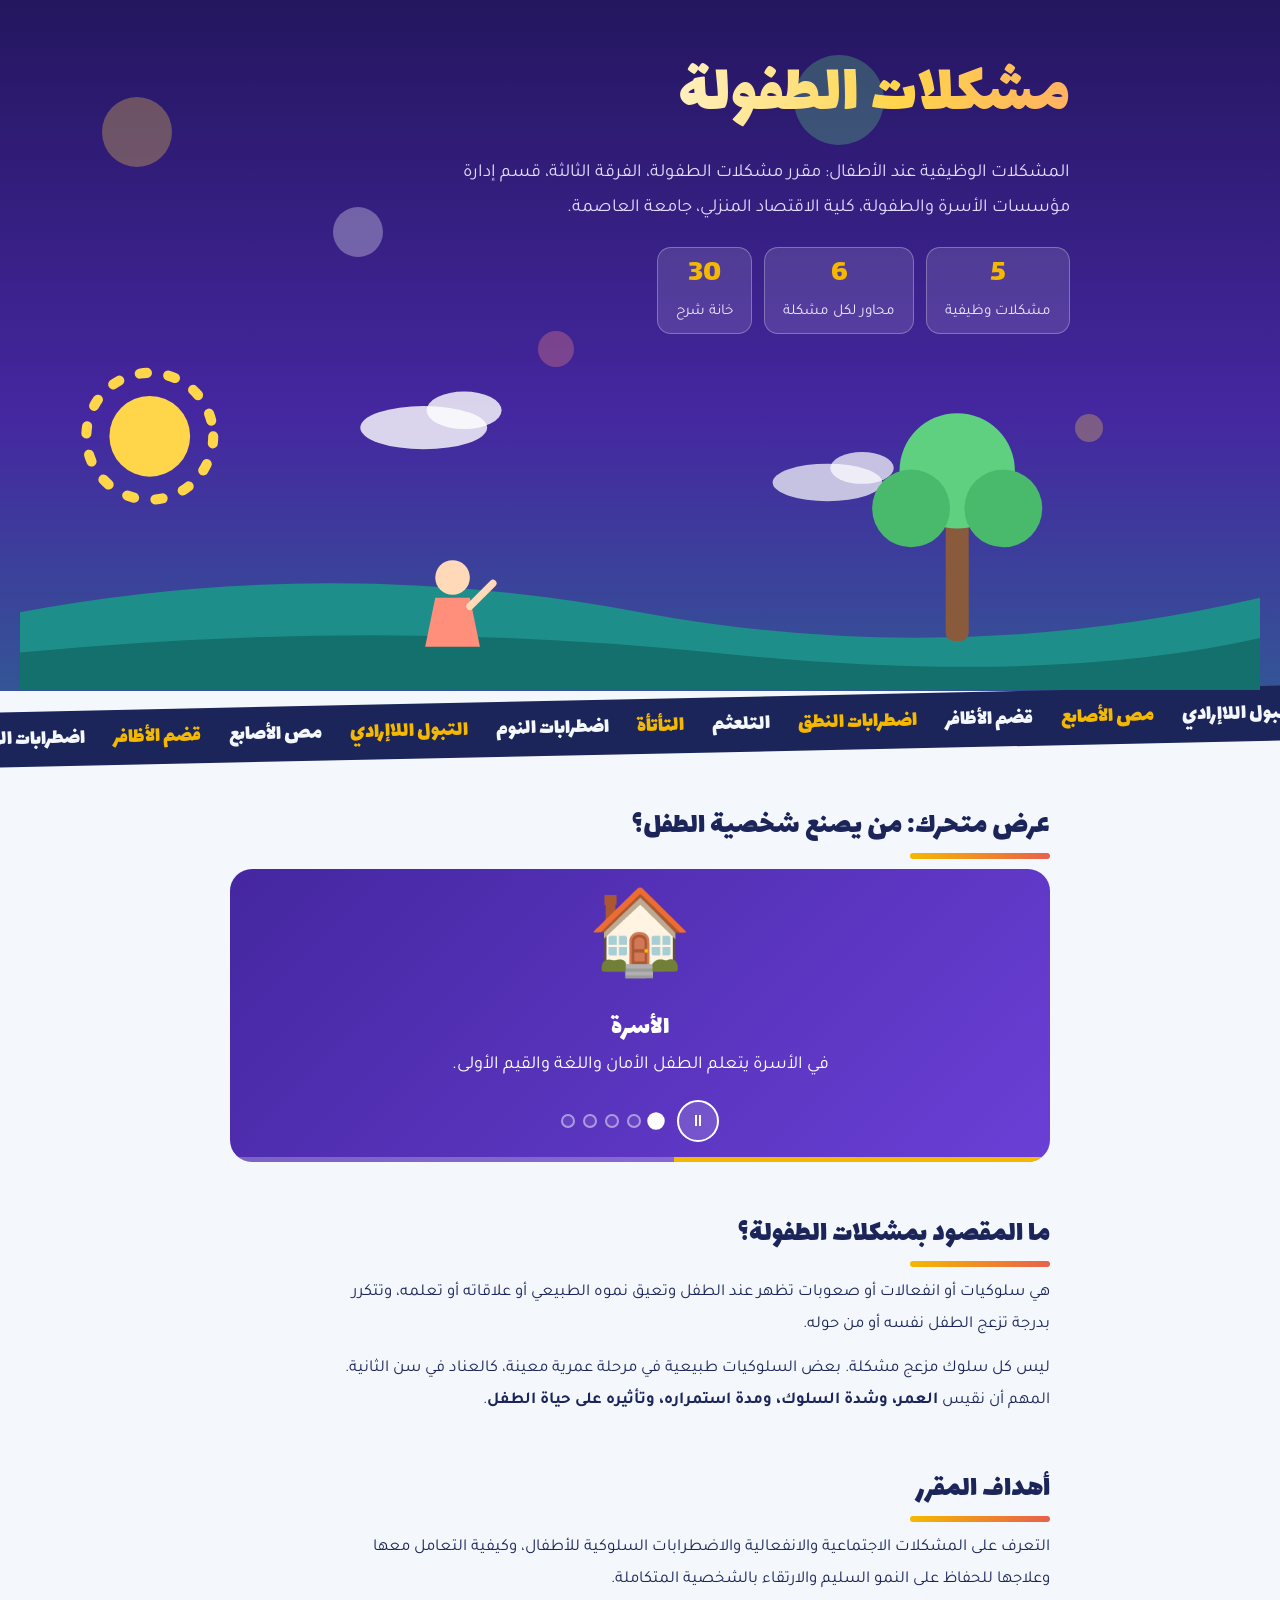
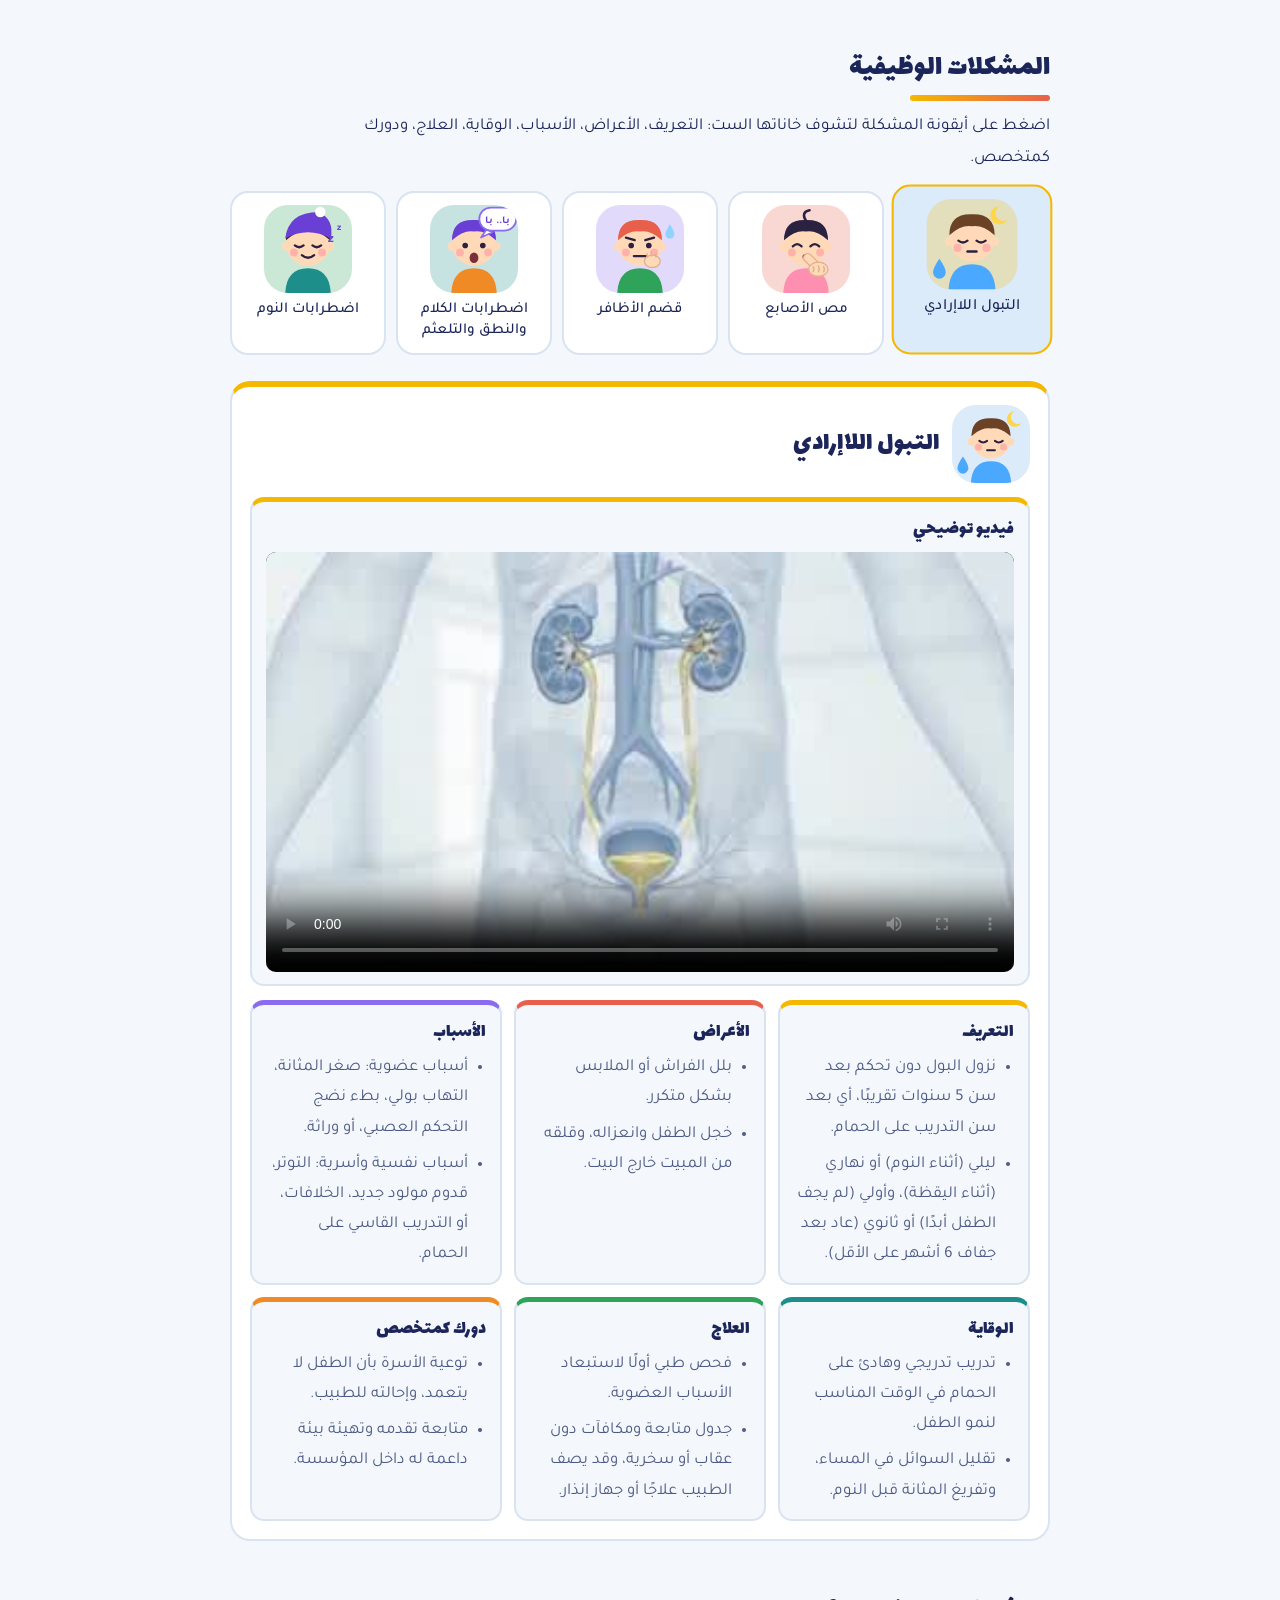
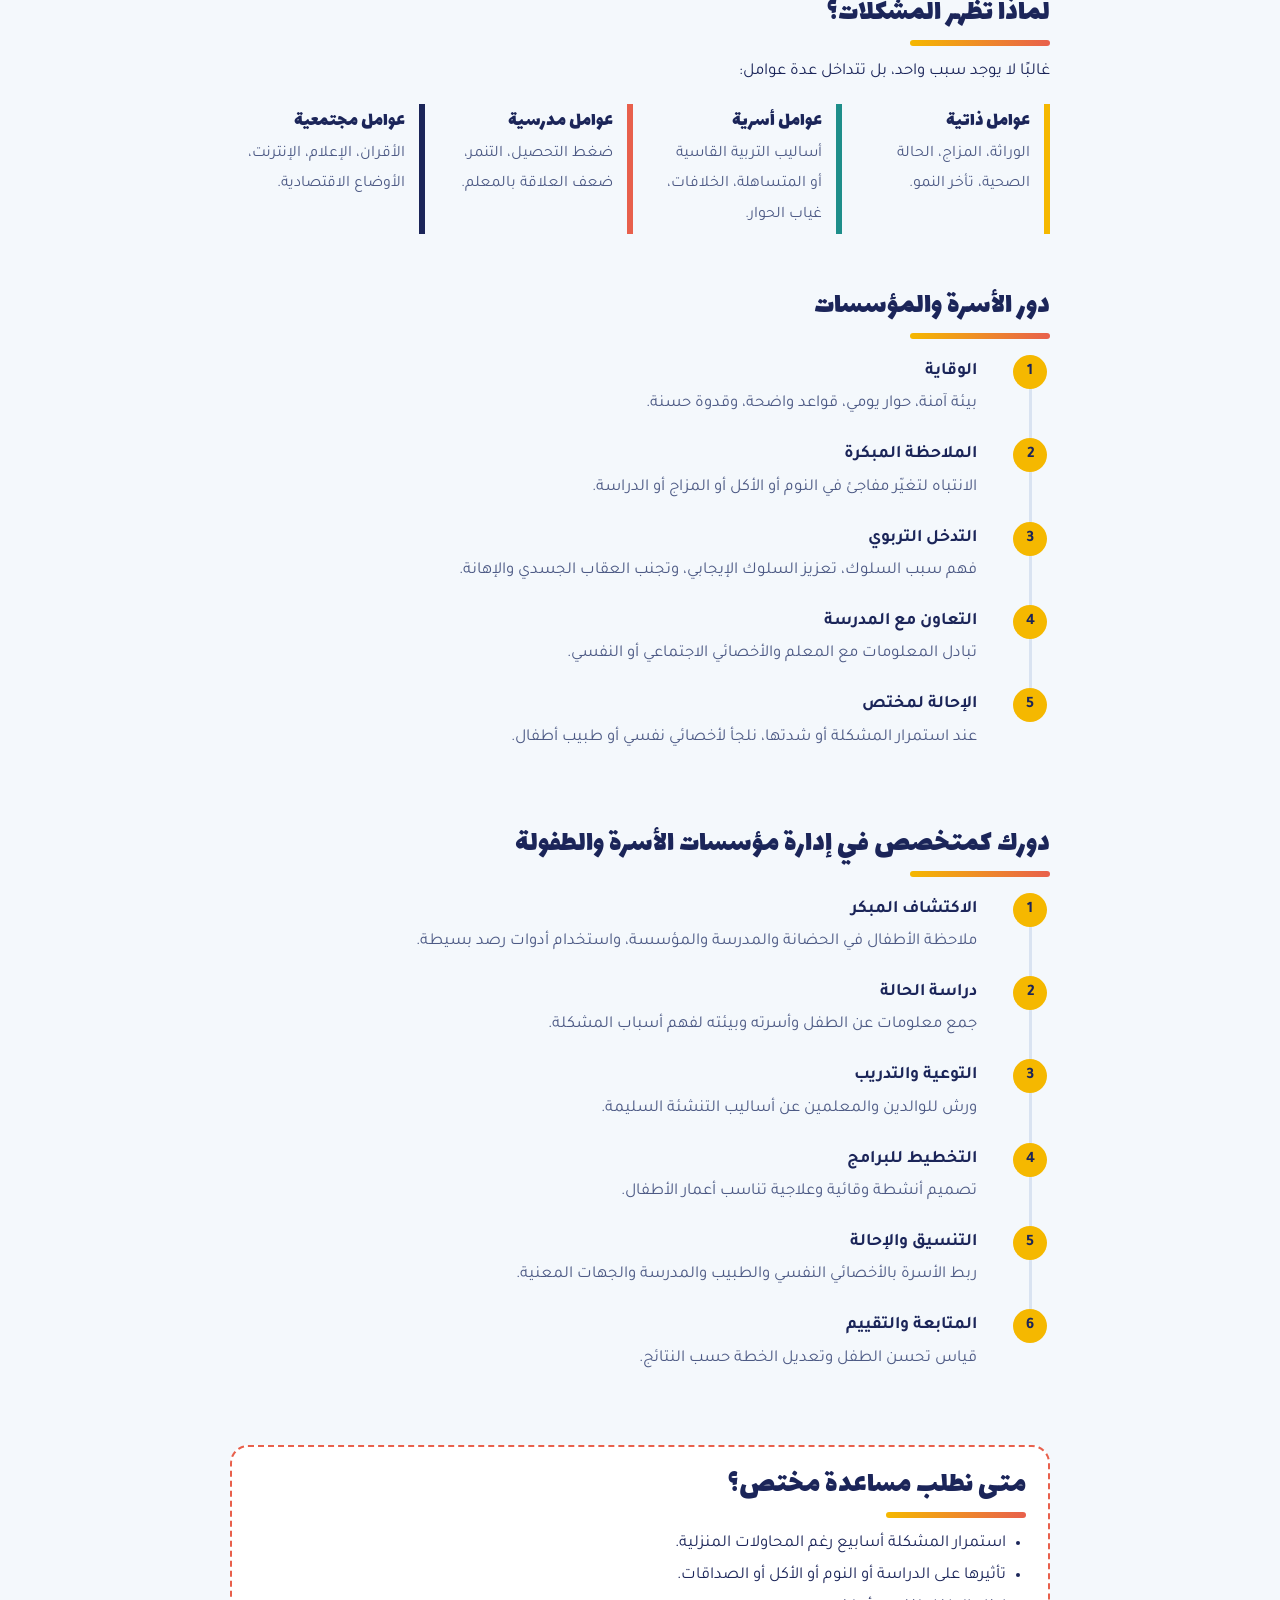
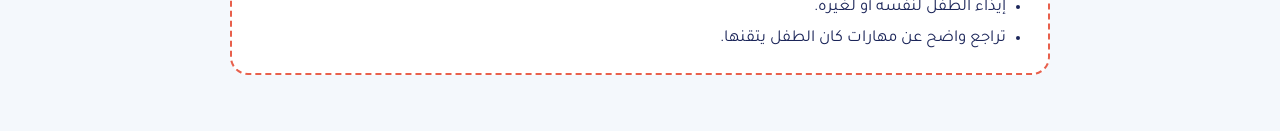
<file: index.html>
<!DOCTYPE html>
<html lang="ar" dir="rtl">
<head>
<meta charset="utf-8">
<meta name="viewport" content="width=device-width, initial-scale=1, viewport-fit=cover">
<title>مقرر مشكلات الطفولة</title>
<link rel="stylesheet" href="https://fonts.googleapis.com/css2?family=Lalezar&family=Tajawal:wght@400;500;700&display=swap">
<link rel="stylesheet" href="style.css">
</head>
<body>
<div class="bar" aria-hidden="true"></div>
<header class="hero">
<div class="fl" aria-hidden="true"><span></span><span></span><span></span><span></span><span></span></div>
<div class="hw">
<h1>مشكلات الطفولة</h1>
<p class="lead">المشكلات الوظيفية عند الأطفال: مقرر مشكلات الطفولة، الفرقة الثالثة، قسم إدارة مؤسسات الأسرة والطفولة، كلية الاقتصاد المنزلي، جامعة العاصمة.</p>
<div class="stats"><div><b data-n="5">0</b><span>مشكلات وظيفية</span></div><div><b data-n="6">0</b><span>محاور لكل مشكلة</span></div><div><b data-n="30">0</b><span>خانة شرح</span></div></div>
</div>
<svg class="scene" viewBox="0 0 860 240" preserveAspectRatio="xMidYMax slice" aria-hidden="true">
<g class="sun"><circle cx="90" cy="64" r="28" fill="#ffd54a"/><circle cx="90" cy="64" r="44" fill="none" stroke="#ffd54a" stroke-width="7" stroke-dasharray="5 15" stroke-linecap="round"/></g>
<g class="cl a"><ellipse cx="280" cy="58" rx="44" ry="15" fill="#fff" opacity=".8"/><ellipse cx="308" cy="46" rx="26" ry="13" fill="#fff" opacity=".8"/></g>
<g class="cl b"><ellipse cx="560" cy="96" rx="38" ry="13" fill="#fff" opacity=".7"/><ellipse cx="584" cy="86" rx="22" ry="11" fill="#fff" opacity=".7"/></g>
<path d="M0 240V186Q215 146 430 186T860 176V240Z" fill="#1e8e8a"/>
<path d="M0 240V214Q250 190 480 214T860 204V240Z" fill="#14706c"/>
<g transform="translate(650 206)"><g class="tree"><rect class="tr" x="-8" y="-96" width="16" height="96" rx="6" fill="#8a5a3c"/><circle class="lf" cx="0" cy="-118" r="40" fill="#5fcf80"/><circle class="lf l2" cx="-32" cy="-92" r="27" fill="#49b96c"/><circle class="lf l3" cx="32" cy="-92" r="27" fill="#49b96c"/></g></g>
<g transform="translate(300 210)"><g class="kid"><circle cy="-48" r="12" fill="#ffd9b8"/><path d="M-12 -34h24l7 34h-38z" fill="#ff8f7a"/><line class="arm" x1="12" y1="-28" x2="28" y2="-44" stroke="#ffd9b8" stroke-width="5" stroke-linecap="round"/></g></g>
</svg>
</header>
<div class="tick" aria-hidden="true"><div><span>التبول اللاإرادي</span><span>مص الأصابع</span><span>قضم الأظافر</span><span>اضطرابات النطق</span><span>التلعثم</span><span>التأتأة</span><span>اضطرابات النوم</span></div></div>

<main>
<section>
<h2>عرض متحرك: من يصنع شخصية الطفل؟</h2>
<div class="stage" id="stage"><div class="sc"><div class="em" id="em"></div><p id="cap"></p></div><div class="ctl"><button id="pp" type="button" aria-label="إيقاف مؤقت">⏸</button><div class="dots" id="dots"></div></div><div class="pbar"><i id="pb"></i></div></div>
</section>

<section>
<h2>ما المقصود بمشكلات الطفولة؟</h2>
<p>هي سلوكيات أو انفعالات أو صعوبات تظهر عند الطفل وتعيق نموه الطبيعي أو علاقاته أو تعلمه، وتتكرر بدرجة تزعج الطفل نفسه أو من حوله.</p>
<p>ليس كل سلوك مزعج مشكلة. بعض السلوكيات طبيعية في مرحلة عمرية معينة، كالعناد في سن الثانية. المهم أن نقيس <b>العمر، وشدة السلوك، ومدة استمراره، وتأثيره على حياة الطفل</b>.</p>
</section>

<section>
<h2>أهداف المقرر</h2>
<p>التعرف على المشكلات الاجتماعية والانفعالية والاضطرابات السلوكية للأطفال، وكيفية التعامل معها وعلاجها للحفاظ على النمو السليم والارتقاء بالشخصية المتكاملة.</p>
</section>
<section>
<h2>المشكلات الوظيفية</h2>
<p>اضغط على أيقونة المشكلة لتشوف خاناتها الست: التعريف، الأعراض، الأسباب، الوقاية، العلاج، ودورك كمتخصص.</p>
<div id="probs"></div>
</section>

<section>
<h2>لماذا تظهر المشكلات؟</h2>
<p>غالبًا لا يوجد سبب واحد، بل تتداخل عدة عوامل:</p>
<div class="causes">
<div style="--c:var(--sun)"><h3>عوامل ذاتية</h3><p>الوراثة، المزاج، الحالة الصحية، تأخر النمو.</p></div>
<div style="--c:var(--teal)"><h3>عوامل أسرية</h3><p>أساليب التربية القاسية أو المتساهلة، الخلافات، غياب الحوار.</p></div>
<div style="--c:var(--coral)"><h3>عوامل مدرسية</h3><p>ضغط التحصيل، التنمر، ضعف العلاقة بالمعلم.</p></div>
<div style="--c:var(--ink)"><h3>عوامل مجتمعية</h3><p>الأقران، الإعلام، الإنترنت، الأوضاع الاقتصادية.</p></div>
</div>
</section>

<section>
<h2>دور الأسرة والمؤسسات</h2>
<ol>
<li><b>الوقاية</b><span>بيئة آمنة، حوار يومي، قواعد واضحة، وقدوة حسنة.</span></li>
<li><b>الملاحظة المبكرة</b><span>الانتباه لتغيّر مفاجئ في النوم أو الأكل أو المزاج أو الدراسة.</span></li>
<li><b>التدخل التربوي</b><span>فهم سبب السلوك، تعزيز السلوك الإيجابي، وتجنب العقاب الجسدي والإهانة.</span></li>
<li><b>التعاون مع المدرسة</b><span>تبادل المعلومات مع المعلم والأخصائي الاجتماعي أو النفسي.</span></li>
<li><b>الإحالة لمختص</b><span>عند استمرار المشكلة أو شدتها، نلجأ لأخصائي نفسي أو طبيب أطفال.</span></li>
</ol>
</section>

<section>
<h2>دورك كمتخصص في إدارة مؤسسات الأسرة والطفولة</h2>
<ol>
<li><b>الاكتشاف المبكر</b><span>ملاحظة الأطفال في الحضانة والمدرسة والمؤسسة، واستخدام أدوات رصد بسيطة.</span></li>
<li><b>دراسة الحالة</b><span>جمع معلومات عن الطفل وأسرته وبيئته لفهم أسباب المشكلة.</span></li>
<li><b>التوعية والتدريب</b><span>ورش للوالدين والمعلمين عن أساليب التنشئة السليمة.</span></li>
<li><b>التخطيط للبرامج</b><span>تصميم أنشطة وقائية وعلاجية تناسب أعمار الأطفال.</span></li>
<li><b>التنسيق والإحالة</b><span>ربط الأسرة بالأخصائي النفسي والطبيب والمدرسة والجهات المعنية.</span></li>
<li><b>المتابعة والتقييم</b><span>قياس تحسن الطفل وتعديل الخطة حسب النتائج.</span></li>
</ol>
</section>

<section>
<div class="warn">
<h2>متى نطلب مساعدة مختص؟</h2>
<ul>
<li>استمرار المشكلة أسابيع رغم المحاولات المنزلية.</li>
<li>تأثيرها على الدراسة أو النوم أو الأكل أو الصداقات.</li>
<li>إيذاء الطفل لنفسه أو لغيره.</li>
<li>تراجع واضح عن مهارات كان الطفل يتقنها.</li>
</ul>
</div>
</section>

</main>

<script src="script.js"></script>
</body>
</html>
</file>
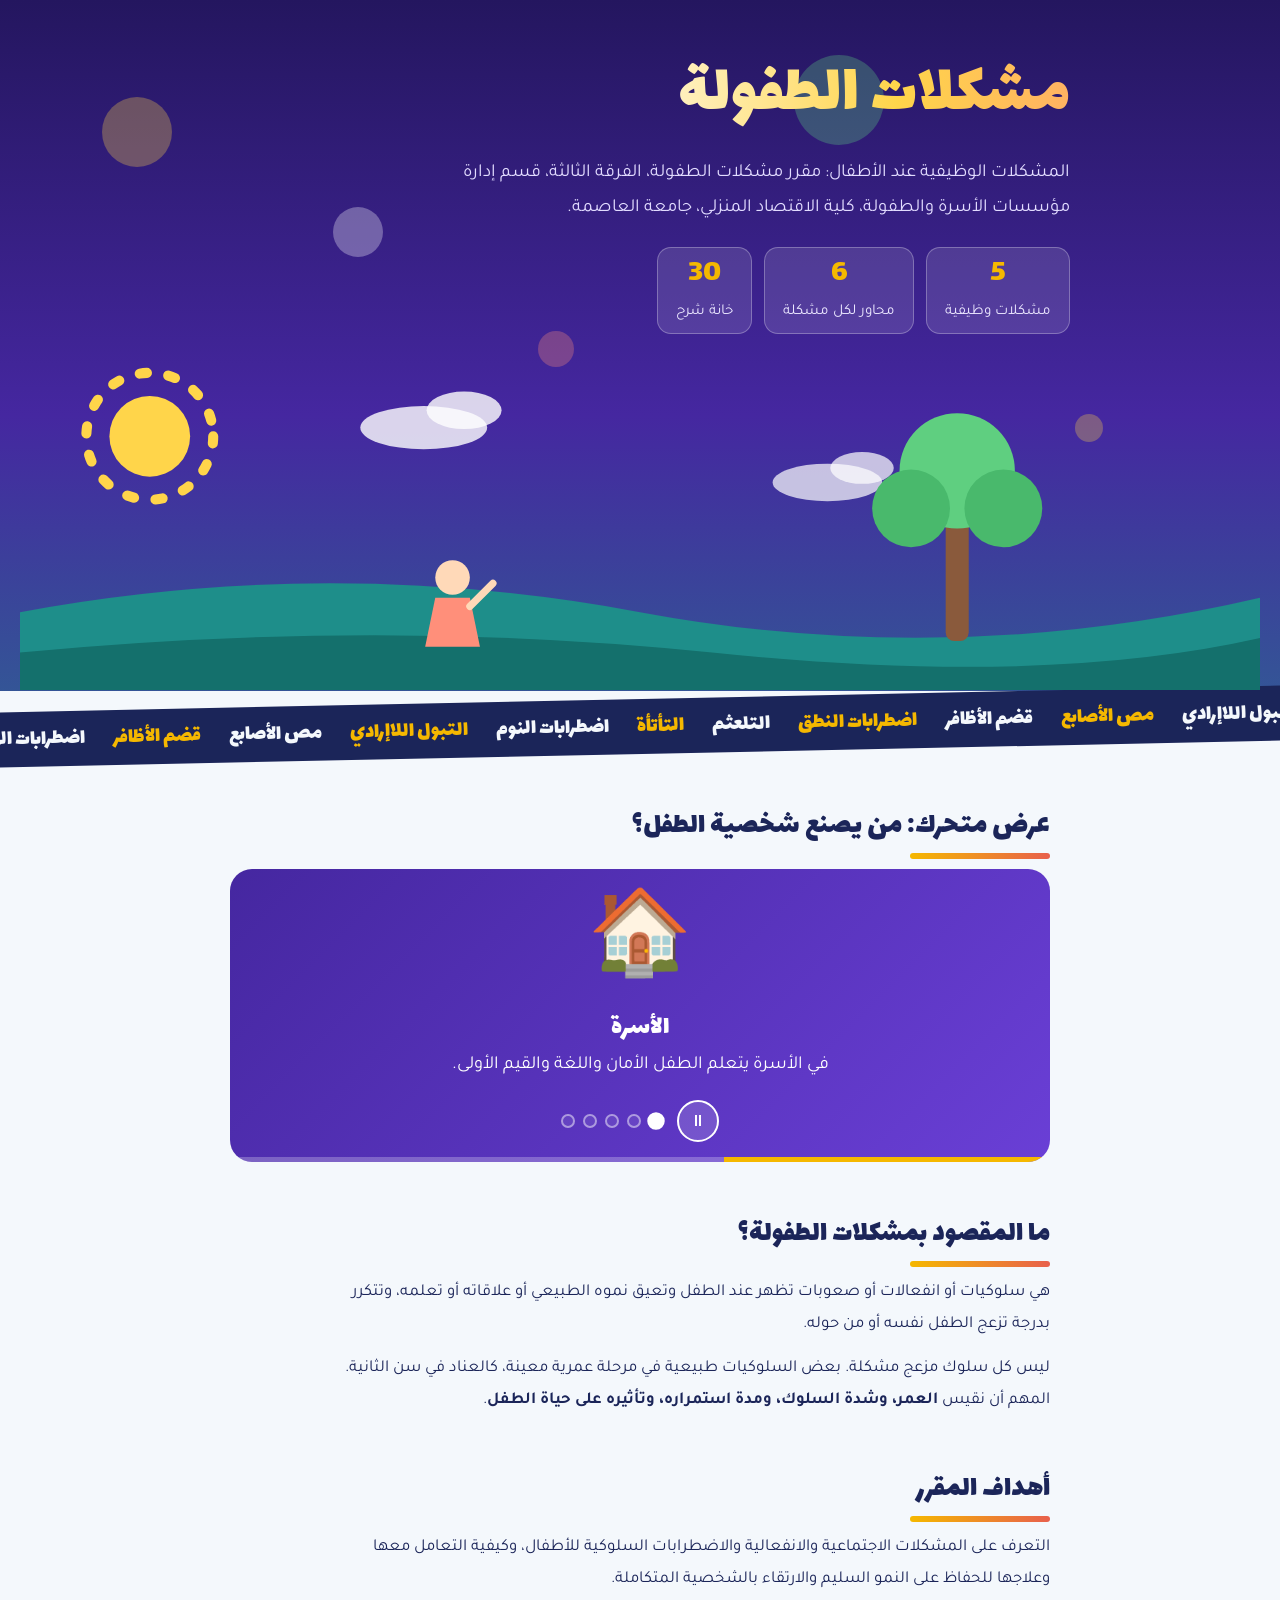
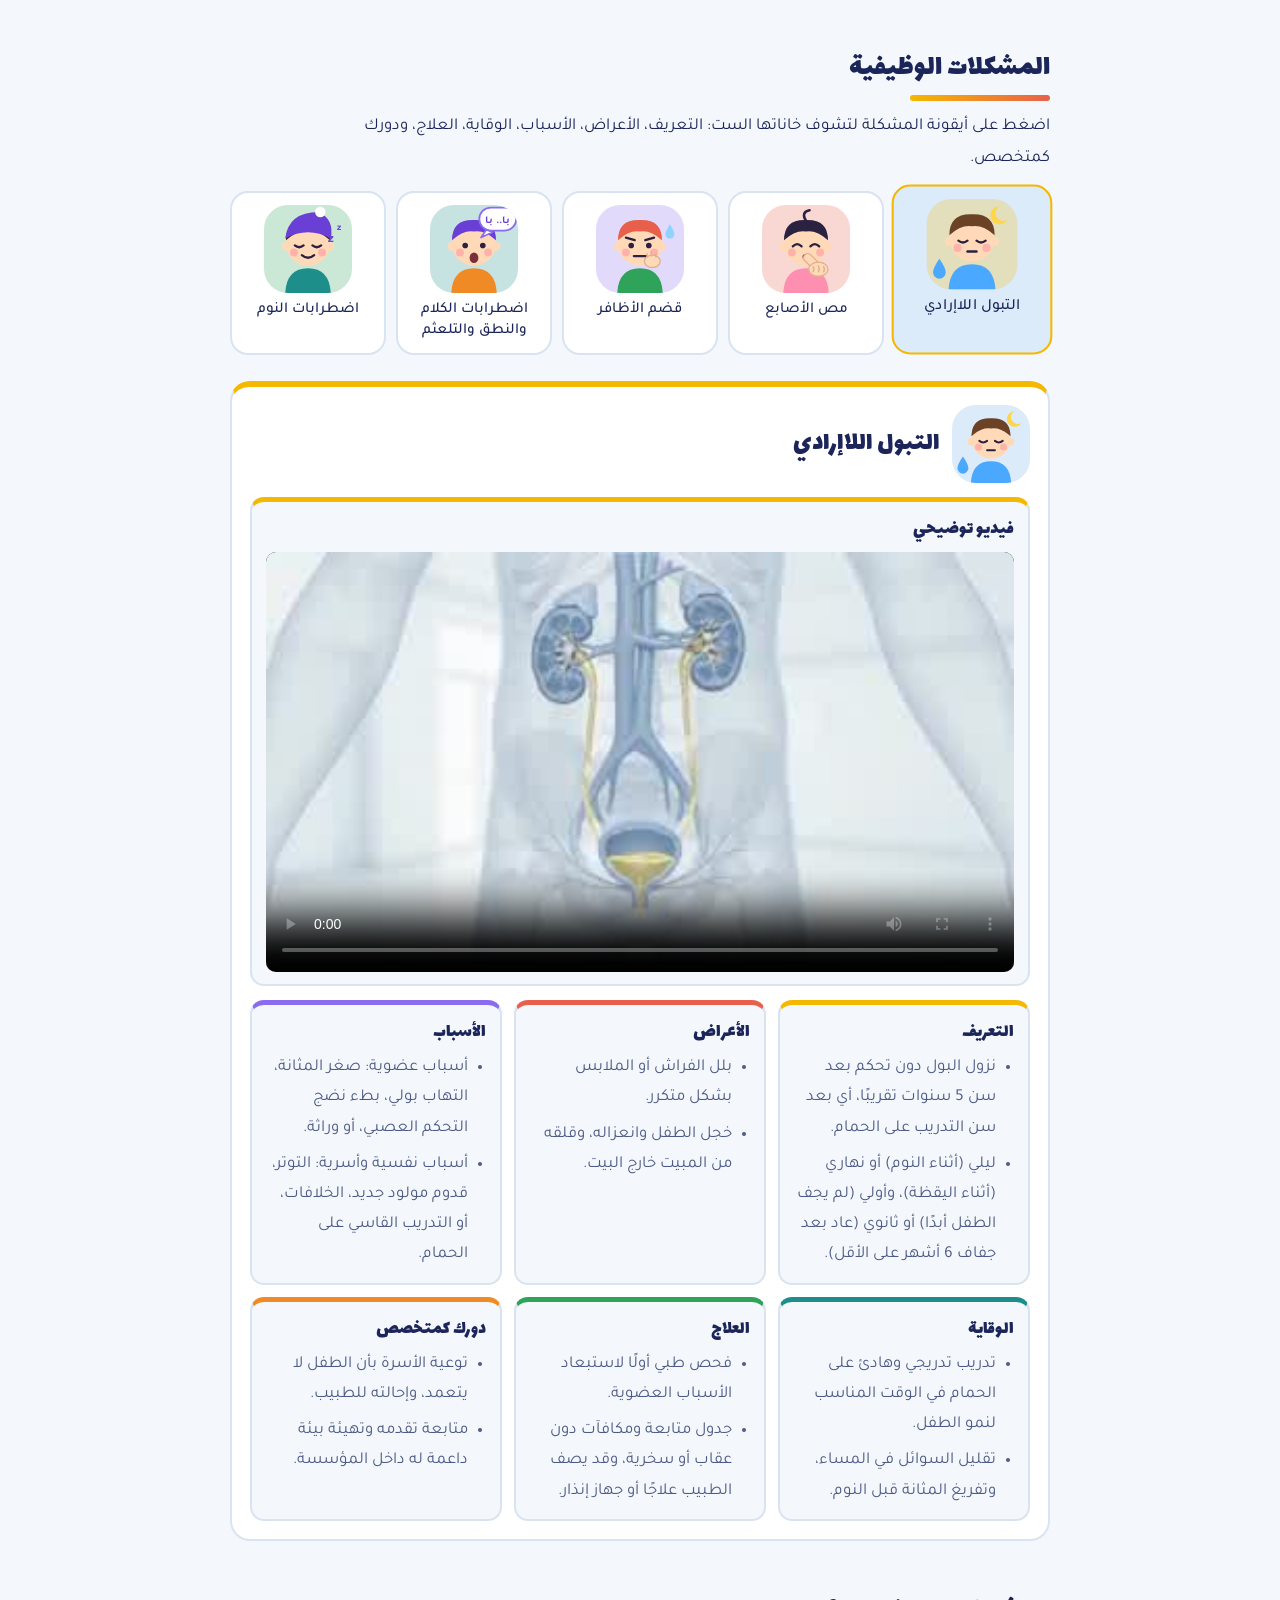
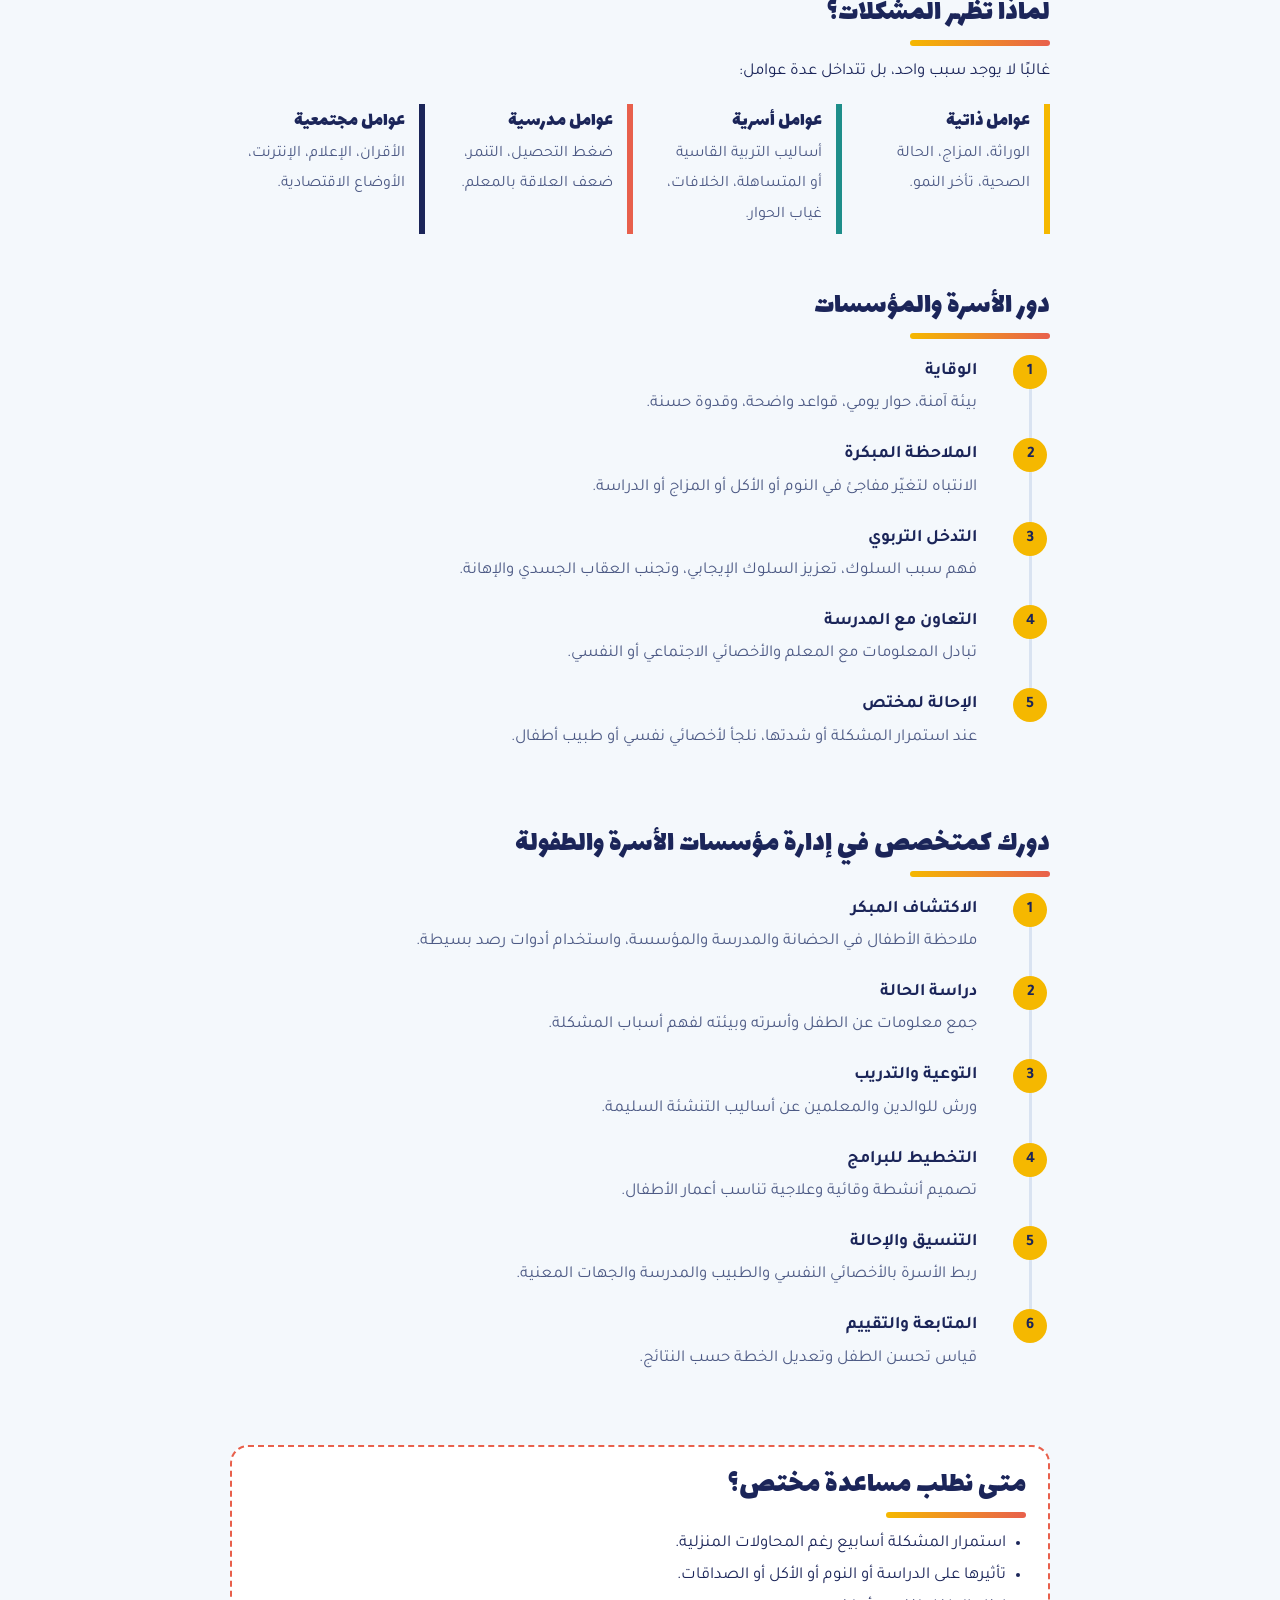
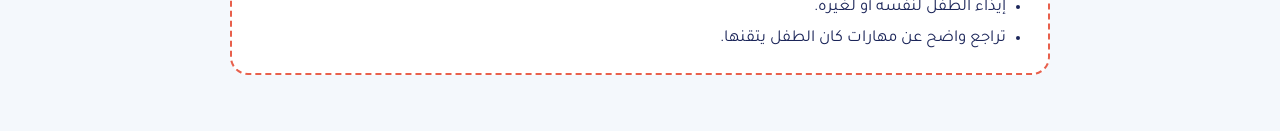
<file: index (1).html>
<!DOCTYPE html>
<html lang="ar" dir="rtl">
<head>
<meta charset="utf-8">
<meta name="viewport" content="width=device-width, initial-scale=1, viewport-fit=cover">
<title>مقرر مشكلات الطفولة</title>
<link rel="stylesheet" href="https://fonts.googleapis.com/css2?family=Lalezar&family=Tajawal:wght@400;500;700&display=swap">
<style>
:root{--bg:#f4f8fc;--card:#fff;--ink:#1b2559;--mute:#4d5a85;--line:#d9e3f1;--sun:#f5b800;--teal:#1e8e8a;--coral:#e8604c;--sky:#dcebfa;
box-sizing:border-box;padding-top:env(safe-area-inset-top,0px);padding-bottom:env(safe-area-inset-bottom,0px)}
@media (prefers-color-scheme:dark){:root:not([data-theme="light"]){--bg:#10162f;--card:#192146;--ink:#eef2ff;--mute:#aab5dc;--line:#2c3866;--sky:#1d2a57}}
:root[data-theme="dark"]{--bg:#10162f;--card:#192146;--ink:#eef2ff;--mute:#aab5dc;--line:#2c3866;--sky:#1d2a57}
html{scroll-padding-top:env(safe-area-inset-top,0px)}
*{box-sizing:border-box}
body{margin:0;background:var(--bg);color:var(--ink);font:400 1.05rem/1.9 Tajawal,"Segoe UI",Tahoma,sans-serif}
main{max-width:860px;margin:0 auto;padding:0 20px 56px}
h1,h2,h3{font-family:Lalezar,Tajawal,sans-serif;font-weight:400;line-height:1.35;margin:0}
.hero{padding:48px 0 28px}
.blocks{display:flex;gap:8px;margin-bottom:22px}
.blocks i{display:block;width:44px;height:44px;border-radius:10px}
.blocks i:nth-child(1){background:var(--sun)}
.blocks i:nth-child(2){background:var(--teal);border-radius:50%}
.blocks i:nth-child(3){background:var(--coral);border-radius:10px 10px 22px 10px}
.blocks i:nth-child(4){background:var(--ink);border-radius:50% 50% 10px 10px}
h1{font-size:clamp(2.6rem,9vw,4.4rem)}
.lead{color:var(--mute);max-width:36em;margin:14px 0 0;font-size:1.15rem}
section{margin-top:52px}
h2{font-size:1.9rem;margin-bottom:10px}
p{margin:0 0 12px;max-width:42em}
.tabs{display:flex;flex-wrap:wrap;gap:8px;margin:18px 0 14px}
.tabs button{font:500 1rem Tajawal,sans-serif;color:var(--ink);background:var(--card);border:2px solid var(--line);border-radius:999px;padding:8px 18px;cursor:pointer}
.tabs button[aria-selected="true"]{background:var(--ink);color:var(--bg);border-color:var(--ink)}
button:focus-visible{outline:3px solid var(--sun);outline-offset:2px}
.panel{background:var(--card);border:2px solid var(--line);border-radius:18px;padding:22px}
.panel[hidden]{display:none}
.panel h3{font-size:1.5rem;margin-bottom:6px}
dl{margin:14px 0 0}
dt{font-weight:700;margin-top:12px}
dt::before{content:"";display:inline-block;width:10px;height:10px;border-radius:50%;background:var(--accent,var(--sun));margin-inline-end:8px}
dd{margin:0;color:var(--mute)}
.tip{margin-top:18px;padding:14px 16px;border-radius:12px;background:var(--sky)}
.tip b{display:block}
.causes{display:grid;grid-template-columns:repeat(auto-fit,minmax(190px,1fr));gap:14px;margin-top:16px}
.causes div{border-inline-start:6px solid var(--c);padding:4px 14px}
.causes h3{font-size:1.25rem}
.causes p{color:var(--mute);margin:4px 0 0;font-size:1rem}
ol{list-style:none;margin:16px 0 0;padding:0;counter-reset:s}
ol li{counter-increment:s;position:relative;padding:0 52px 18px 0;margin-right:18px;border-right:3px solid var(--line)}
ol li::before{content:counter(s);position:absolute;right:-18px;top:0;width:34px;height:34px;border-radius:50%;background:var(--sun);color:#1b2559;font:700 1rem/34px Tajawal,sans-serif;text-align:center}
ol li:last-child{border-right-color:transparent}
ol b{display:block;font-size:1.1rem}
ol span{color:var(--mute)}
.warn{background:var(--card);border:2px dashed var(--coral);border-radius:18px;padding:18px 22px}
.warn ul{margin:8px 0 0;padding-inline-start:20px}
footer{margin-top:48px;color:var(--mute);font-size:.95rem;border-top:2px solid var(--line);padding-top:16px}
body{overflow-x:hidden}
.bar{position:fixed;top:env(safe-area-inset-top,0px);right:0;width:100%;height:5px;background:linear-gradient(to left,var(--sun),var(--coral));transform:scaleX(0);transform-origin:right;z-index:20}
@keyframes hop{0%,100%{transform:translateY(0) rotate(0)}40%{transform:translateY(-18px) rotate(-8deg)}60%{transform:translateY(0) rotate(0)}}
.blocks i{animation:hop 2.4s ease-in-out infinite}
.blocks i:nth-child(2){animation-delay:.15s}.blocks i:nth-child(3){animation-delay:.3s}.blocks i:nth-child(4){animation-delay:.45s}
@keyframes flow{to{background-position:-200% 0}}
h1{background:linear-gradient(90deg,var(--ink) 30%,var(--teal),var(--coral),var(--ink) 70%);background-size:200% 100%;-webkit-background-clip:text;background-clip:text;color:transparent;animation:flow 6s linear infinite}
.tick{overflow:hidden;margin:8px -20px 0;padding:10px 0;background:var(--ink);transform:rotate(-1.2deg)}
.tick div{display:flex;width:max-content;animation:run 28s linear infinite}
.tick span{font:400 1.4rem Lalezar,Tajawal,sans-serif;color:var(--bg);white-space:nowrap;padding-inline-end:28px}
.tick span:nth-child(even){color:var(--sun)}
.tick:hover div{animation-play-state:paused}
@keyframes run{to{transform:translateX(50%)}}
@keyframes pop{from{opacity:0;transform:scale(.96) translateY(10px)}to{opacity:1;transform:none}}
.panel{animation:pop .35s ease}
.tabs button{transition:transform .15s,background .2s}
.tabs button:hover{transform:translateY(-3px)}
@keyframes beat{0%,100%{transform:scale(1)}50%{transform:scale(1.5)}}
dt::before{animation:beat 2s ease-in-out infinite}
.rv{opacity:0;transform:translateY(22px);transition:opacity .6s ease var(--d,0ms),transform .6s ease var(--d,0ms)}
.rv.in{opacity:1;transform:none}
@media (prefers-reduced-motion:reduce){*{animation:none!important;transition:none!important}.rv{opacity:1;transform:none}}
.hero{position:relative;overflow:hidden;padding:48px 20px 0;background:linear-gradient(180deg,#24165f 0%,#4527a0 60%,#1e8e8a 150%);color:#fff}
.hw{position:relative;z-index:2;max-width:860px;margin:0 auto}
.hero h1{background:linear-gradient(90deg,#fff 20%,#ffd54a,#ff8f7a,#fff 80%);background-size:200% 100%;-webkit-background-clip:text;background-clip:text;color:transparent;animation:flow 6s linear infinite}
.hero .lead{color:#e2dcff}
.stats{display:flex;flex-wrap:wrap;gap:12px;margin-top:20px}
.stats div{min-width:92px;padding:6px 18px;text-align:center;border-radius:14px;background:rgba(255,255,255,.12);border:1px solid rgba(255,255,255,.28)}
.stats b{display:block;font:400 2rem/1.3 Lalezar,sans-serif;color:var(--sun)}
.stats span{font-size:.95rem;color:#ebe7ff}
.fl span{position:absolute;border-radius:50%;opacity:.3;background:#ffd54a;animation:drift 9s ease-in-out infinite}
.fl span:nth-child(1){width:70px;height:70px;top:14%;left:8%}
.fl span:nth-child(2){width:36px;height:36px;top:48%;left:42%;background:#ff8f7a;animation-delay:-3s}
.fl span:nth-child(3){width:90px;height:90px;top:8%;left:62%;background:#5fcf80;animation-delay:-5s}
.fl span:nth-child(4){width:28px;height:28px;top:60%;left:84%;animation-delay:-2s}
.fl span:nth-child(5){width:50px;height:50px;top:30%;left:26%;background:#fff;animation-delay:-7s}
@keyframes drift{0%,100%{transform:translate(0,0)}50%{transform:translate(20px,-34px)}}
.scene{display:block;width:100%;height:auto;margin-top:10px;position:relative;z-index:1}
.scene .sun{transform-box:fill-box;transform-origin:center;animation:spin 18s linear infinite}
@keyframes spin{to{transform:rotate(360deg)}}
.scene .cl{animation:cloud 14s ease-in-out infinite alternate}
.scene .cl.b{animation-direction:alternate-reverse;animation-duration:18s}
@keyframes cloud{to{transform:translateX(70px)}}
.scene .tr{transform-box:fill-box;transform-origin:bottom;animation:grow 2s ease-out both}
@keyframes grow{from{transform:scaleY(0)}}
.scene .lf{transform-box:fill-box;transform-origin:center;animation:leaf .8s cubic-bezier(.2,1.5,.4,1) 1.6s both,sway 4s ease-in-out 2.5s infinite}
.scene .l2{animation-delay:1.9s,2.8s}.scene .l3{animation-delay:2.2s,3.1s}
@keyframes leaf{from{transform:scale(0)}}
@keyframes sway{0%,100%{transform:scale(1) rotate(0)}50%{transform:scale(1.06) rotate(3deg)}}
.scene .kid{animation:skip 1.2s ease-in-out infinite}
@keyframes skip{0%,100%{transform:translateY(0)}50%{transform:translateY(-10px)}}
.scene .arm{transform-box:fill-box;transform-origin:left bottom;animation:wave .6s ease-in-out infinite alternate}
@keyframes wave{from{transform:rotate(-25deg)}to{transform:rotate(20deg)}}
.stage{position:relative;overflow:hidden;border-radius:22px;padding:30px 22px 20px;color:#fff;min-height:290px;text-align:center;background:linear-gradient(135deg,#4527a0,#6a3fd6)}
.em{font-size:5.2rem;line-height:1.2}
.go .em{animation:zoom .7s cubic-bezier(.2,1.4,.4,1),bob 2.6s ease-in-out .7s infinite}
@keyframes zoom{from{transform:scale(.2) rotate(-20deg);opacity:0}}
@keyframes bob{0%,100%{transform:translateY(0)}50%{transform:translateY(-10px)}}
.sc p{margin:8px auto 0;max-width:30em;font-size:1.15rem}
.sc b{display:block;font:400 1.7rem Lalezar,sans-serif}
.go .sc p{animation:up .6s ease .2s both}
@keyframes up{from{opacity:0;transform:translateY(14px)}}
.ctl{display:flex;align-items:center;justify-content:center;gap:14px;margin-top:16px}
.ctl button{width:42px;height:42px;border-radius:50%;border:2px solid #fff;background:rgba(255,255,255,.15);color:#fff;font-size:1rem;cursor:pointer}
.dots{display:flex;gap:8px}
.dots button{width:14px;height:14px;padding:0;opacity:.5}
.dots button.on{opacity:1;background:#fff;transform:scale(1.25)}
.pbar{position:absolute;bottom:0;right:0;left:0;height:5px;background:rgba(255,255,255,.25)}
.pbar i{display:block;height:100%;width:0;background:var(--sun);margin-right:0;float:right}
h2::after{content:"";display:block;height:6px;width:40px;margin-top:6px;border-radius:6px;background:linear-gradient(90deg,var(--sun),var(--coral));transition:width .9s ease .2s}
.in h2::after{width:140px}
.panel{border-top:6px solid var(--accent,var(--sun))}
dt{transition:transform .2s}dt:hover{transform:translateX(-8px)}
details{border:2px solid var(--line);border-radius:14px;margin-top:10px;background:var(--bg);overflow:hidden}
details[open]{border-color:var(--accent,var(--sun))}
summary{cursor:pointer;padding:12px 16px;font-weight:700;list-style:none;display:flex;justify-content:space-between;align-items:center}
summary::-webkit-details-marker{display:none}
summary::after{content:"+";color:var(--accent,var(--sun));font-size:1.5rem;line-height:1;transition:transform .3s}
details[open] summary::after{transform:rotate(45deg)}
summary:focus-visible{outline:3px solid var(--sun);outline-offset:-3px}
.tri{padding:0 16px 14px;animation:up .45s ease}
.tri p{color:var(--mute);margin-bottom:4px}
.r{padding:8px 12px;border-radius:10px;margin-top:8px;border-inline-start:5px solid}
.r b{display:block}
.rp{border-color:var(--teal);background:rgba(30,142,138,.13)}
.rt{border-color:var(--coral);background:rgba(232,96,76,.13)}
.rs{border-color:var(--sun);background:rgba(245,184,0,.17)}
.prob{margin-top:26px;padding:18px;border:2px solid var(--line);border-top:6px solid var(--sun);border-radius:20px;background:var(--card)}
.prob h3{font-size:1.7rem}
.boxes{display:grid;grid-template-columns:repeat(auto-fit,minmax(240px,1fr));gap:12px;margin-top:14px}
.bx{border-radius:14px;padding:12px 14px;background:var(--bg);border:2px solid var(--line);border-top:5px solid var(--bc)}
.bx h4{margin:0 0 6px;font:400 1.2rem Lalezar,Tajawal,sans-serif}
.bx ul{margin:0;padding-inline-start:18px;color:var(--mute);line-height:1.8}
.bx li+li{margin-top:6px}
.prob .bx{animation:up .5s ease both;animation-delay:calc(var(--i)*80ms)}
.tiles{display:grid;grid-template-columns:repeat(auto-fit,minmax(104px,1fr));gap:10px;margin-top:16px}
.tile{display:flex;flex-direction:column;align-items:center;gap:6px;padding:12px 6px;font:500 .95rem/1.4 Tajawal,sans-serif;color:var(--ink);background:var(--card);border:2px solid var(--line);border-radius:18px;cursor:pointer;transition:transform .2s,border-color .2s,background .2s}
.tile:hover{transform:translateY(-4px)}
.tile:focus-visible{outline:3px solid var(--sun)}
.tile[aria-selected="true"]{border-color:var(--pc);background:var(--sky);transform:translateY(-4px) scale(1.03)}
.tile .ic{display:grid;place-items:center;width:62px;height:62px;border-radius:50%;font-size:2rem;background:color-mix(in srgb,var(--pc) 25%,transparent);animation:bob 2.6s ease-in-out infinite;animation-delay:calc(var(--d)*-.5s)}
.ph{display:flex;align-items:center;gap:12px}
.ic.big{display:grid;place-items:center;width:64px;height:64px;border-radius:50%;font-size:2.2rem;background:var(--sky);animation:bob 2.6s ease-in-out infinite}
.tile .ic,.ic.big{border-radius:24px;overflow:hidden;animation:none;font-size:0}
.tile .ic{width:88px;height:88px}
.ic.big{width:78px;height:78px}
.ic svg{width:100%;height:100%;display:block}
.hd{transform-box:fill-box;transform-origin:center bottom;animation:nod 2.8s ease-in-out infinite}
.tile .ic .hd{animation-delay:calc(var(--d)*-.6s)}
@keyframes nod{0%,100%{transform:rotate(-2deg)}50%{transform:rotate(2deg) translateY(-2px)}}
.fx{transform-box:fill-box;animation:fxm 2.2s ease-in-out infinite}
@keyframes fxm{0%,100%{transform:translateY(0)}50%{transform:translateY(-5px)}}
.eye{transform-box:fill-box;transform-origin:center;animation:blink 4s infinite}
@keyframes blink{0%,94%,100%{transform:scaleY(1)}97%{transform:scaleY(.1)}}
html{overflow-x:hidden}
.vid{margin-top:14px;padding:12px 14px;border-radius:14px;background:var(--bg);border:2px solid var(--line);border-top:5px solid var(--pc,var(--sun))}
.vid h4{margin:0 0 8px;font:400 1.2rem Lalezar,Tajawal,sans-serif}
.vid video{display:block;width:100%;max-height:70vh;border-radius:10px;background:#000}
</style>
</head>
<body>
<div class="bar" aria-hidden="true"></div>
<header class="hero">
<div class="fl" aria-hidden="true"><span></span><span></span><span></span><span></span><span></span></div>
<div class="hw">
<h1>مشكلات الطفولة</h1>
<p class="lead">المشكلات الوظيفية عند الأطفال: مقرر مشكلات الطفولة، الفرقة الثالثة، قسم إدارة مؤسسات الأسرة والطفولة، كلية الاقتصاد المنزلي، جامعة العاصمة.</p>
<div class="stats"><div><b data-n="5">0</b><span>مشكلات وظيفية</span></div><div><b data-n="6">0</b><span>محاور لكل مشكلة</span></div><div><b data-n="30">0</b><span>خانة شرح</span></div></div>
</div>
<svg class="scene" viewBox="0 0 860 240" preserveAspectRatio="xMidYMax slice" aria-hidden="true">
<g class="sun"><circle cx="90" cy="64" r="28" fill="#ffd54a"/><circle cx="90" cy="64" r="44" fill="none" stroke="#ffd54a" stroke-width="7" stroke-dasharray="5 15" stroke-linecap="round"/></g>
<g class="cl a"><ellipse cx="280" cy="58" rx="44" ry="15" fill="#fff" opacity=".8"/><ellipse cx="308" cy="46" rx="26" ry="13" fill="#fff" opacity=".8"/></g>
<g class="cl b"><ellipse cx="560" cy="96" rx="38" ry="13" fill="#fff" opacity=".7"/><ellipse cx="584" cy="86" rx="22" ry="11" fill="#fff" opacity=".7"/></g>
<path d="M0 240V186Q215 146 430 186T860 176V240Z" fill="#1e8e8a"/>
<path d="M0 240V214Q250 190 480 214T860 204V240Z" fill="#14706c"/>
<g transform="translate(650 206)"><g class="tree"><rect class="tr" x="-8" y="-96" width="16" height="96" rx="6" fill="#8a5a3c"/><circle class="lf" cx="0" cy="-118" r="40" fill="#5fcf80"/><circle class="lf l2" cx="-32" cy="-92" r="27" fill="#49b96c"/><circle class="lf l3" cx="32" cy="-92" r="27" fill="#49b96c"/></g></g>
<g transform="translate(300 210)"><g class="kid"><circle cy="-48" r="12" fill="#ffd9b8"/><path d="M-12 -34h24l7 34h-38z" fill="#ff8f7a"/><line class="arm" x1="12" y1="-28" x2="28" y2="-44" stroke="#ffd9b8" stroke-width="5" stroke-linecap="round"/></g></g>
</svg>
</header>
<div class="tick" aria-hidden="true"><div><span>التبول اللاإرادي</span><span>مص الأصابع</span><span>قضم الأظافر</span><span>اضطرابات النطق</span><span>التلعثم</span><span>التأتأة</span><span>اضطرابات النوم</span></div></div>

<main>
<section>
<h2>عرض متحرك: من يصنع شخصية الطفل؟</h2>
<div class="stage" id="stage"><div class="sc"><div class="em" id="em"></div><p id="cap"></p></div><div class="ctl"><button id="pp" type="button" aria-label="إيقاف مؤقت">⏸</button><div class="dots" id="dots"></div></div><div class="pbar"><i id="pb"></i></div></div>
</section>

<section>
<h2>ما المقصود بمشكلات الطفولة؟</h2>
<p>هي سلوكيات أو انفعالات أو صعوبات تظهر عند الطفل وتعيق نموه الطبيعي أو علاقاته أو تعلمه، وتتكرر بدرجة تزعج الطفل نفسه أو من حوله.</p>
<p>ليس كل سلوك مزعج مشكلة. بعض السلوكيات طبيعية في مرحلة عمرية معينة، كالعناد في سن الثانية. المهم أن نقيس <b>العمر، وشدة السلوك، ومدة استمراره، وتأثيره على حياة الطفل</b>.</p>
</section>

<section>
<h2>أهداف المقرر</h2>
<p>التعرف على المشكلات الاجتماعية والانفعالية والاضطرابات السلوكية للأطفال، وكيفية التعامل معها وعلاجها للحفاظ على النمو السليم والارتقاء بالشخصية المتكاملة.</p>
</section>
<section>
<h2>المشكلات الوظيفية</h2>
<p>اضغط على أيقونة المشكلة لتشوف خاناتها الست: التعريف، الأعراض، الأسباب، الوقاية، العلاج، ودورك كمتخصص.</p>
<div id="probs"></div>
</section>

<section>
<h2>لماذا تظهر المشكلات؟</h2>
<p>غالبًا لا يوجد سبب واحد، بل تتداخل عدة عوامل:</p>
<div class="causes">
<div style="--c:var(--sun)"><h3>عوامل ذاتية</h3><p>الوراثة، المزاج، الحالة الصحية، تأخر النمو.</p></div>
<div style="--c:var(--teal)"><h3>عوامل أسرية</h3><p>أساليب التربية القاسية أو المتساهلة، الخلافات، غياب الحوار.</p></div>
<div style="--c:var(--coral)"><h3>عوامل مدرسية</h3><p>ضغط التحصيل، التنمر، ضعف العلاقة بالمعلم.</p></div>
<div style="--c:var(--ink)"><h3>عوامل مجتمعية</h3><p>الأقران، الإعلام، الإنترنت، الأوضاع الاقتصادية.</p></div>
</div>
</section>

<section>
<h2>دور الأسرة والمؤسسات</h2>
<ol>
<li><b>الوقاية</b><span>بيئة آمنة، حوار يومي، قواعد واضحة، وقدوة حسنة.</span></li>
<li><b>الملاحظة المبكرة</b><span>الانتباه لتغيّر مفاجئ في النوم أو الأكل أو المزاج أو الدراسة.</span></li>
<li><b>التدخل التربوي</b><span>فهم سبب السلوك، تعزيز السلوك الإيجابي، وتجنب العقاب الجسدي والإهانة.</span></li>
<li><b>التعاون مع المدرسة</b><span>تبادل المعلومات مع المعلم والأخصائي الاجتماعي أو النفسي.</span></li>
<li><b>الإحالة لمختص</b><span>عند استمرار المشكلة أو شدتها، نلجأ لأخصائي نفسي أو طبيب أطفال.</span></li>
</ol>
</section>

<section>
<h2>دورك كمتخصص في إدارة مؤسسات الأسرة والطفولة</h2>
<ol>
<li><b>الاكتشاف المبكر</b><span>ملاحظة الأطفال في الحضانة والمدرسة والمؤسسة، واستخدام أدوات رصد بسيطة.</span></li>
<li><b>دراسة الحالة</b><span>جمع معلومات عن الطفل وأسرته وبيئته لفهم أسباب المشكلة.</span></li>
<li><b>التوعية والتدريب</b><span>ورش للوالدين والمعلمين عن أساليب التنشئة السليمة.</span></li>
<li><b>التخطيط للبرامج</b><span>تصميم أنشطة وقائية وعلاجية تناسب أعمار الأطفال.</span></li>
<li><b>التنسيق والإحالة</b><span>ربط الأسرة بالأخصائي النفسي والطبيب والمدرسة والجهات المعنية.</span></li>
<li><b>المتابعة والتقييم</b><span>قياس تحسن الطفل وتعديل الخطة حسب النتائج.</span></li>
</ol>
</section>

<section>
<div class="warn">
<h2>متى نطلب مساعدة مختص؟</h2>
<ul>
<li>استمرار المشكلة أسابيع رغم المحاولات المنزلية.</li>
<li>تأثيرها على الدراسة أو النوم أو الأكل أو الصداقات.</li>
<li>إيذاء الطفل لنفسه أو لغيره.</li>
<li>تراجع واضح عن مهارات كان الطفل يتقنها.</li>
</ul>
</div>
</section>

</main>

<script>
var T=["التعريف","الأعراض","الأسباب","الوقاية","العلاج","دورك كمتخصص"],C=["#f5b800","#e8604c","#8a6cf0","#1e8e8a","#2fa35a","#f08a24"];
var P=[
["التبول اللاإرادي",[
["نزول البول دون تحكم بعد سن 5 سنوات تقريبًا، أي بعد سن التدريب على الحمام.","ليلي (أثناء النوم) أو نهاري (أثناء اليقظة)، وأولي (لم يجف الطفل أبدًا) أو ثانوي (عاد بعد جفاف 6 أشهر على الأقل)."],
["بلل الفراش أو الملابس بشكل متكرر.","خجل الطفل وانعزاله، وقلقه من المبيت خارج البيت."],
["أسباب عضوية: صغر المثانة، التهاب بولي، بطء نضج التحكم العصبي، أو وراثة.","أسباب نفسية وأسرية: التوتر، قدوم مولود جديد، الخلافات، أو التدريب القاسي على الحمام."],
["تدريب تدريجي وهادئ على الحمام في الوقت المناسب لنمو الطفل.","تقليل السوائل في المساء، وتفريغ المثانة قبل النوم."],
["فحص طبي أولًا لاستبعاد الأسباب العضوية.","جدول متابعة ومكافآت دون عقاب أو سخرية، وقد يصف الطبيب علاجًا أو جهاز إنذار."],
["توعية الأسرة بأن الطفل لا يتعمد، وإحالته للطبيب.","متابعة تقدمه وتهيئة بيئة داعمة له داخل المؤسسة."]]],
["مص الأصابع",[
["عادة يمص فيها الطفل إصبعه (غالبًا الإبهام) ليهدئ نفسه ويشعر بالأمان.","طبيعية في الرضاعة وأول سنوات العمر، وتصبح مشكلة إذا استمرت بعد سن 4 أو 5 سنوات."],
["مص الإصبع عند النوم أو الملل أو التعب أو التوتر.","تشقق الجلد أو التهابه حول الإصبع، وتأثر شكل الأسنان والفك مع الاستمرار."],
["الحاجة للأمان والاسترخاء، أو نقص الحنان والاهتمام.","القلق والتوتر، وقلة الأنشطة، أو الفطام المبكر أو المفاجئ."],
["إشباع حاجة الطفل للحنان والحضن واللعب.","تهيئة جو أسري هادئ، وملء وقت فراغه بأنشطة ممتعة."],
["عدم التوبيخ أو العقاب أو التعيير، ومكافأة فترات التوقف.","تقديم بدائل (لعبة، حضن، قصة قبل النوم)، واستشارة طبيب الأسنان أو الأخصائي إن استمرت أو أثرت على الأسنان."],
["توعية الأسرة بأن العادة وسيلة تهدئة وليست عنادًا.","متابعة الطفل في المؤسسة وتوفير أنشطة بديلة، وإحالته للمختص عند الحاجة."]]],
["قضم الأظافر",[
["عادة عصبية يقضم فيها الطفل أظافره بأسنانه بشكل متكرر، وتنتشر في سن المدرسة.","تعبّر غالبًا عن توتر أو قلق أو ملل."],
["أظافر قصيرة وغير منتظمة، وقد يلتهب الجلد حولها أو ينزف.","يقضمها أثناء التركيز أو القلق أو مشاهدة التلفاز."],
["التوتر والقلق، والضغط الدراسي أو الأسري.","التقليد، والملل، ووجود نفس العادة عند أحد أفراد الأسرة."],
["تخفيف الضغوط والمقارنات، وتعليم الطفل طرق الاسترخاء.","تقليم الأظافر بانتظام، وإشغال يديه بالرسم واللعب."],
["عدم التوبيخ أو التعيير أمام الآخرين، ومكافأة التحسن.","تعليم الطفل بديلًا عند التوتر (كرة ضغط، تنفس هادئ)، والإحالة للأخصائي النفسي إن استمرت أو التهب الجلد."],
["إرشاد الأسرة بالتعامل الهادئ دون عقاب.","رصد مواقف التوتر عند الطفل وتخفيفها، وتقديم أنشطة بديلة."]]],
["اضطرابات الكلام والنطق والتلعثم",[
["اضطرابات النطق: صعوبة في إخراج أصوات الكلام بشكل صحيح، كإبدال الحروف أو حذفها، وتأخر ظهور الكلام.","التلعثم والتأتأة: اضطراب في انسيابية الكلام بتكرار أصوات أو مقاطع أو إطالتها أو توقف مفاجئ، ويبدأ غالبًا بين سن 2 و5 سنوات ويزول عند كثير من الأطفال."],
["النطق: لا ينطق كلمات مفهومة في العمر المتوقع، أو يصعب فهم كلامه، أو يستعمل الإشارة بدل الكلام.","التلعثم: تكرار مثل «با-با-بابا»، أو إطالة صوت، أو سكتات في منتصف الجملة، مع توتر في الوجه وتجنب الكلام أمام الناس."],
["النطق: ضعف السمع، أو مشكلات في الفم واللسان، أو تأخر عام في النمو، وقلة التحدث مع الطفل وكثرة الشاشات.","التلعثم: عوامل وراثية وعصبية في نمو الكلام، ويزداد مع الضغط والاستعجال وتصحيح كلامه باستمرار."],
["التحدث مع الطفل والقراءة له والغناء منذ الرضاعة، وفحص السمع مبكرًا، وتقليل الشاشات.","بيئة هادئة وكلام بطيء من الوالدين، وإعطاء الطفل وقتًا كافيًا للكلام وعدم مقاطعته."],
["تقييم السمع والنطق عند مختص، وجلسات تخاطب، وتطبيق تمارين الأخصائي في البيت.","في التلعثم: عدم إكمال كلامه أو توبيخه أو طلب التكرار منه، والتخاطب خاصة إذا استمر أكثر من 6 أشهر أو ظهر عليه الضيق."],
["الاكتشاف المبكر وإحالة الطفل لأخصائي التخاطب، وتدريب الأسرة والمعلمة على التطبيق.","توعية الأسرة والمعلم بطريقة الاستماع للطفل المتلعثم، ودعمه نفسيًا ليشارك."]]],
["اضطرابات النوم",[
["صعوبات متكررة في النوم أو أثناءه تؤثر على الطفل وأسرته.","تشمل الأرق، والكوابيس، والرعب الليلي، والمشي أثناء النوم."],
["صعوبة النوم أو الاستيقاظ المتكرر.","الصراخ ليلًا، والنعاس والعصبية نهارًا وضعف التركيز."],
["الخوف والتوتر، ومشاهد مخيفة قبل النوم.","غياب روتين ثابت، والشاشات مساءً، أو أسباب صحية مثل انسداد الأنف والشخير."],
["مواعيد نوم ثابتة وروتين هادئ (حمام، قصة، تهدئة).","غرفة هادئة معتمة، وإبعاد الشاشات قبل النوم بساعة."],
["معرفة السبب ومعالجته، وطمأنة الطفل بهدوء.","استشارة الطبيب عند الشخير الشديد أو استمرار المشكلة أسابيع."],
["إرشاد الأسرة بالروتين وتهيئة غرفة النوم.","متابعة الحالة وإحالتها للطبيب عند اللزوم."]]]
];
function K(hair,shirt,face,hat,fx){return '<svg viewBox="0 0 100 100" aria-hidden="true"><path d="M24 104Q24 72 50 72Q76 72 76 104Z" fill="'+shirt+'"/><g class="hd"><circle cx="25" cy="47" r="5" fill="#ffd9b8"/><circle cx="75" cy="47" r="5" fill="#ffd9b8"/><circle cx="50" cy="44" r="25" fill="#ffd9b8"/><path d="M25 40Q25 16 50 17Q75 16 75 40Q62 28 50 30Q38 28 25 40Z" fill="'+hair+'"/>'+hat+'<circle cx="34" cy="54" r="4.5" fill="#ff9aa2" opacity=".6"/><circle cx="66" cy="54" r="4.5" fill="#ff9aa2" opacity=".6"/>'+face+'</g>'+fx+'</svg>'}
var E='<circle class="eye" cx="40" cy="46" r="3.2" fill="#2b2140"/><circle class="eye" cx="60" cy="46" r="3.2" fill="#2b2140"/>',
Z='<path d="M35 46q5 4 10 0M55 46q5 4 10 0" stroke="#2b2140" stroke-width="2.6" fill="none" stroke-linecap="round"/>',
SM='<path d="M43 57q7 6 14 0" stroke="#2b2140" stroke-width="2.6" fill="none" stroke-linecap="round"/>',
SK='stroke="#e0b08a" stroke-width="1.5"';
var I=[
K("#6b4226","#4aa8ff",Z+'<path d="M45 58h10" stroke="#2b2140" stroke-width="2.6" stroke-linecap="round"/>','','<path d="M80 8a10 10 0 1 0 9 15a8 8 0 1 1-9-15z" fill="#ffd54a"/><path class="fx" d="M14 66q-7 10-7 15a7 7 0 0 0 14 0q0-5-7-15z" fill="#4aa8ff"/>'),
K("#2b2140","#ff8fb1",'<path d="M35 47q5-5 10 0M55 47q5-5 10 0" stroke="#2b2140" stroke-width="2.6" fill="none" stroke-linecap="round"/><ellipse cx="50" cy="59" rx="4" ry="3.2" fill="#7a2e3a"/><line x1="62" y1="70" x2="52" y2="60" stroke="#e0b08a" stroke-width="11" stroke-linecap="round"/><line x1="62" y1="70" x2="52" y2="60" stroke="#ffd9b8" stroke-width="8" stroke-linecap="round"/><ellipse cx="64" cy="73" rx="11" ry="8" fill="#ffd9b8" '+SK+'/><path d="M58 70q2 3 0 6M64 69q2 4 0 7M70 70q2 3 0 6" stroke="#e0b08a" stroke-width="1.5" fill="none" stroke-linecap="round"/>','<path d="M50 18q-6-10 4-12" stroke="#2b2140" stroke-width="3" fill="none" stroke-linecap="round"/>',''),
K("#e8604c","#2fa35a",E+'<path d="M34 37l10 3M66 37l-10 3" stroke="#2b2140" stroke-width="2.6" stroke-linecap="round"/><path d="M43 58h14" stroke="#2b2140" stroke-width="2.6" stroke-linecap="round"/><ellipse cx="64" cy="64" rx="9" ry="7" fill="#ffd9b8" '+SK+'/><path d="M58 59v-4M63 58v-5M68 59v-4" '+SK+' stroke-width="2.5" stroke-linecap="round"/>','','<path class="fx" d="M84 22q-5 8-5 11a5 5 0 0 0 10 0q0-3-5-11z" fill="#8fd3ff"/>'),
K("#6a3fd6","#f08a24",E+'<ellipse cx="50" cy="60" rx="5" ry="6" fill="#7a2e3a"/>','','<g class="fx"><rect x="56" y="3" width="42" height="26" rx="13" fill="#fff" stroke="#8a6cf0" stroke-width="2"/><path d="M64 28l-6 9 13-6z" fill="#fff" stroke="#8a6cf0" stroke-width="2" stroke-linejoin="round"/><text x="77" y="21" font-size="12" text-anchor="middle" fill="#6a3fd6" font-family="Tajawal,sans-serif" font-weight="700">با.. با</text></g>'),
K("#3a2a1a","#1e8e8a",Z+SM,'<path d="M24 38Q28 8 62 8Q80 16 76 38Q50 24 24 38Z" fill="#6a3fd6"/><circle cx="64" cy="8" r="6" fill="#fff"/>','<g class="fx" fill="#6a3fd6" font-weight="700" font-family="Tajawal,sans-serif"><text x="80" y="42" font-size="15">z</text><text x="88" y="28" font-size="11">z</text></g>')
],PC=["#f5b800","#e8604c","#8a6cf0","#1e8e8a","#2fa35a"];
var pr=document.getElementById("probs");
pr.innerHTML="<div class=\"tiles\" role=\"tablist\"></div><div class=\"prob\" id=\"det\" aria-live=\"polite\"></div>";
var tl=pr.firstChild,det=document.getElementById("det");
P.forEach(function(p,k){var b=document.createElement("button");b.type="button";b.setAttribute("role","tab");b.className="tile";b.style.setProperty("--pc",PC[k]);b.style.setProperty("--d",k);
 b.innerHTML="<span class=\"ic\">"+I[k]+"</span><span>"+p[0]+"</span>";b.onclick=function(){pick(k,true)};tl.appendChild(b)});
var V=[["enuresis.mp4","[data-uri]"],["thumb-sucking.mp4","[data-uri]"],["nail-biting.mp4","[data-uri]"],["speech-stuttering.mp4","[data-uri]"],["sleep.mp4","[data-uri]"]];
function pick(k,go){var p=P[k];
 Array.prototype.forEach.call(tl.children,function(b,i){b.setAttribute("aria-selected",i===k)});
 var h="<div class=\"ph\"><span class=\"ic big\">"+I[k]+"</span><h3>"+p[0]+"</h3></div><div class=\"vid\"><h4>فيديو توضيحي</h4><video controls playsinline preload=\"metadata\" poster=\""+V[k][1]+"\" src=\""+V[k][0]+"\"></video></div><div class=\"boxes\">";
 p[1].forEach(function(x,i){h+="<div class=\"bx\" style=\"--bc:"+C[i]+";--i:"+i+"\"><h4>"+T[i]+"</h4><ul>"+x.map(function(t){return "<li>"+t+"</li>"}).join("")+"</ul></div>"});
 det.style.borderTopColor=PC[k];det.style.setProperty("--pc",PC[k]);det.innerHTML=h+"</div>";
 if(go)det.scrollIntoView({behavior:"smooth",block:"start"})}
pick(0,false);
var bar=document.querySelector(".bar");
addEventListener("scroll",function(){var h=document.documentElement,m=h.scrollHeight-innerHeight;bar.style.transform="scaleX("+(m>0?h.scrollTop/m:0)+")"},{passive:true});
var tk=document.querySelector(".tick div");tk.innerHTML+=tk.innerHTML;
if("IntersectionObserver" in window){
 var io=new IntersectionObserver(function(es){es.forEach(function(e){if(e.isIntersecting){e.target.classList.add("in");io.unobserve(e.target)}})},{threshold:0.01,rootMargin:"0px 0px -6% 0px"});
 document.querySelectorAll("section,.causes>div,ol li").forEach(function(el){
  el.classList.add("rv");
  if(el.tagName==="LI"||el.parentNode.className==="causes"){el.style.setProperty("--d",(Array.prototype.indexOf.call(el.parentNode.children,el)*90)+"ms")}
  io.observe(el)})}
var S=[["🏠","الأسرة","في الأسرة يتعلم الطفل الأمان واللغة والقيم الأولى.",["#4527a0","#6a3fd6"]],["🏫","المدرسة","في المدرسة يتعلم التعاون والانضباط، وقد تظهر هنا الصعوبات الدراسية.",["#0f6b67","#1e8e8a"]],["🧒","الأقران","الأصدقاء يعلّمونه المشاركة، وقد يتعرض بينهم للتنمر أو يقلّد سلوكًا خاطئًا.",["#a63a28","#d4543f"]],["📺","الشاشات","ما يشاهده الطفل يشكّل سلوكه، ويحتاج إلى رقابة وحوار.",["#1b2559","#3a4a9a"]],["🌳","النتيجة","بيئة داعمة وملاحظة مبكرة تعني طفلًا ينمو بشخصية متكاملة.",["#1f7a3f","#2fa35a"]]];
var stage=document.getElementById("stage"),em=document.getElementById("em"),cap=document.getElementById("cap"),pb=document.getElementById("pb"),pp=document.getElementById("pp"),dots=document.getElementById("dots");
var cur=0,t0=Date.now(),DUR=4500,playing=!matchMedia("(prefers-reduced-motion:reduce)").matches;
S.forEach(function(x,i){var d=document.createElement("button");d.type="button";d.setAttribute("aria-label",x[1]);d.onclick=function(){show(i)};dots.appendChild(d)});
function show(i){cur=i%S.length;var x=S[cur];em.textContent=x[0];cap.innerHTML="<b>"+x[1]+"</b>"+x[2];stage.style.background="linear-gradient(135deg,"+x[3][0]+","+x[3][1]+")";
 stage.classList.remove("go");void stage.offsetWidth;stage.classList.add("go");
 Array.prototype.forEach.call(dots.children,function(d,k){d.className=k===cur?"on":""});t0=Date.now();pb.style.width="0"}
pp.onclick=function(){playing=!playing;pp.textContent=playing?"⏸":"▶";t0=Date.now()};
setInterval(function(){if(!playing)return;var p=(Date.now()-t0)/DUR;pb.style.width=Math.min(p,1)*100+"%";if(p>=1)show(cur+1)},100);
show(0);if(!playing)pp.textContent="▶";
document.querySelectorAll("[data-n]").forEach(function(el){var n=+el.dataset.n,s=Date.now();
 (function f(){var p=Math.min((Date.now()-s)/1600,1);el.textContent=Math.round(n*(1-Math.pow(1-p,3)));if(p<1)requestAnimationFrame(f)})()});
</script>
</body>
</html>
</file>
<file: style.css>
:root{--bg:#f4f8fc;--card:#fff;--ink:#1b2559;--mute:#4d5a85;--line:#d9e3f1;--sun:#f5b800;--teal:#1e8e8a;--coral:#e8604c;--sky:#dcebfa;
box-sizing:border-box;padding-top:env(safe-area-inset-top,0px);padding-bottom:env(safe-area-inset-bottom,0px)}
@media (prefers-color-scheme:dark){:root:not([data-theme="light"]){--bg:#10162f;--card:#192146;--ink:#eef2ff;--mute:#aab5dc;--line:#2c3866;--sky:#1d2a57}}
:root[data-theme="dark"]{--bg:#10162f;--card:#192146;--ink:#eef2ff;--mute:#aab5dc;--line:#2c3866;--sky:#1d2a57}
html{scroll-padding-top:env(safe-area-inset-top,0px)}
*{box-sizing:border-box}
body{margin:0;background:var(--bg);color:var(--ink);font:400 1.05rem/1.9 Tajawal,"Segoe UI",Tahoma,sans-serif}
main{max-width:860px;margin:0 auto;padding:0 20px 56px}
h1,h2,h3{font-family:Lalezar,Tajawal,sans-serif;font-weight:400;line-height:1.35;margin:0}
.hero{padding:48px 0 28px}
.blocks{display:flex;gap:8px;margin-bottom:22px}
.blocks i{display:block;width:44px;height:44px;border-radius:10px}
.blocks i:nth-child(1){background:var(--sun)}
.blocks i:nth-child(2){background:var(--teal);border-radius:50%}
.blocks i:nth-child(3){background:var(--coral);border-radius:10px 10px 22px 10px}
.blocks i:nth-child(4){background:var(--ink);border-radius:50% 50% 10px 10px}
h1{font-size:clamp(2.6rem,9vw,4.4rem)}
.lead{color:var(--mute);max-width:36em;margin:14px 0 0;font-size:1.15rem}
section{margin-top:52px}
h2{font-size:1.9rem;margin-bottom:10px}
p{margin:0 0 12px;max-width:42em}
.tabs{display:flex;flex-wrap:wrap;gap:8px;margin:18px 0 14px}
.tabs button{font:500 1rem Tajawal,sans-serif;color:var(--ink);background:var(--card);border:2px solid var(--line);border-radius:999px;padding:8px 18px;cursor:pointer}
.tabs button[aria-selected="true"]{background:var(--ink);color:var(--bg);border-color:var(--ink)}
button:focus-visible{outline:3px solid var(--sun);outline-offset:2px}
.panel{background:var(--card);border:2px solid var(--line);border-radius:18px;padding:22px}
.panel[hidden]{display:none}
.panel h3{font-size:1.5rem;margin-bottom:6px}
dl{margin:14px 0 0}
dt{font-weight:700;margin-top:12px}
dt::before{content:"";display:inline-block;width:10px;height:10px;border-radius:50%;background:var(--accent,var(--sun));margin-inline-end:8px}
dd{margin:0;color:var(--mute)}
.tip{margin-top:18px;padding:14px 16px;border-radius:12px;background:var(--sky)}
.tip b{display:block}
.causes{display:grid;grid-template-columns:repeat(auto-fit,minmax(190px,1fr));gap:14px;margin-top:16px}
.causes div{border-inline-start:6px solid var(--c);padding:4px 14px}
.causes h3{font-size:1.25rem}
.causes p{color:var(--mute);margin:4px 0 0;font-size:1rem}
ol{list-style:none;margin:16px 0 0;padding:0;counter-reset:s}
ol li{counter-increment:s;position:relative;padding:0 52px 18px 0;margin-right:18px;border-right:3px solid var(--line)}
ol li::before{content:counter(s);position:absolute;right:-18px;top:0;width:34px;height:34px;border-radius:50%;background:var(--sun);color:#1b2559;font:700 1rem/34px Tajawal,sans-serif;text-align:center}
ol li:last-child{border-right-color:transparent}
ol b{display:block;font-size:1.1rem}
ol span{color:var(--mute)}
.warn{background:var(--card);border:2px dashed var(--coral);border-radius:18px;padding:18px 22px}
.warn ul{margin:8px 0 0;padding-inline-start:20px}
footer{margin-top:48px;color:var(--mute);font-size:.95rem;border-top:2px solid var(--line);padding-top:16px}
body{overflow-x:hidden}
.bar{position:fixed;top:env(safe-area-inset-top,0px);right:0;width:100%;height:5px;background:linear-gradient(to left,var(--sun),var(--coral));transform:scaleX(0);transform-origin:right;z-index:20}
@keyframes hop{0%,100%{transform:translateY(0) rotate(0)}40%{transform:translateY(-18px) rotate(-8deg)}60%{transform:translateY(0) rotate(0)}}
.blocks i{animation:hop 2.4s ease-in-out infinite}
.blocks i:nth-child(2){animation-delay:.15s}.blocks i:nth-child(3){animation-delay:.3s}.blocks i:nth-child(4){animation-delay:.45s}
@keyframes flow{to{background-position:-200% 0}}
h1{background:linear-gradient(90deg,var(--ink) 30%,var(--teal),var(--coral),var(--ink) 70%);background-size:200% 100%;-webkit-background-clip:text;background-clip:text;color:transparent;animation:flow 6s linear infinite}
.tick{overflow:hidden;margin:8px -20px 0;padding:10px 0;background:var(--ink);transform:rotate(-1.2deg)}
.tick div{display:flex;width:max-content;animation:run 28s linear infinite}
.tick span{font:400 1.4rem Lalezar,Tajawal,sans-serif;color:var(--bg);white-space:nowrap;padding-inline-end:28px}
.tick span:nth-child(even){color:var(--sun)}
.tick:hover div{animation-play-state:paused}
@keyframes run{to{transform:translateX(50%)}}
@keyframes pop{from{opacity:0;transform:scale(.96) translateY(10px)}to{opacity:1;transform:none}}
.panel{animation:pop .35s ease}
.tabs button{transition:transform .15s,background .2s}
.tabs button:hover{transform:translateY(-3px)}
@keyframes beat{0%,100%{transform:scale(1)}50%{transform:scale(1.5)}}
dt::before{animation:beat 2s ease-in-out infinite}
.rv{opacity:0;transform:translateY(22px);transition:opacity .6s ease var(--d,0ms),transform .6s ease var(--d,0ms)}
.rv.in{opacity:1;transform:none}
@media (prefers-reduced-motion:reduce){*{animation:none!important;transition:none!important}.rv{opacity:1;transform:none}}
.hero{position:relative;overflow:hidden;padding:48px 20px 0;background:linear-gradient(180deg,#24165f 0%,#4527a0 60%,#1e8e8a 150%);color:#fff}
.hw{position:relative;z-index:2;max-width:860px;margin:0 auto}
.hero h1{background:linear-gradient(90deg,#fff 20%,#ffd54a,#ff8f7a,#fff 80%);background-size:200% 100%;-webkit-background-clip:text;background-clip:text;color:transparent;animation:flow 6s linear infinite}
.hero .lead{color:#e2dcff}
.stats{display:flex;flex-wrap:wrap;gap:12px;margin-top:20px}
.stats div{min-width:92px;padding:6px 18px;text-align:center;border-radius:14px;background:rgba(255,255,255,.12);border:1px solid rgba(255,255,255,.28)}
.stats b{display:block;font:400 2rem/1.3 Lalezar,sans-serif;color:var(--sun)}
.stats span{font-size:.95rem;color:#ebe7ff}
.fl span{position:absolute;border-radius:50%;opacity:.3;background:#ffd54a;animation:drift 9s ease-in-out infinite}
.fl span:nth-child(1){width:70px;height:70px;top:14%;left:8%}
.fl span:nth-child(2){width:36px;height:36px;top:48%;left:42%;background:#ff8f7a;animation-delay:-3s}
.fl span:nth-child(3){width:90px;height:90px;top:8%;left:62%;background:#5fcf80;animation-delay:-5s}
.fl span:nth-child(4){width:28px;height:28px;top:60%;left:84%;animation-delay:-2s}
.fl span:nth-child(5){width:50px;height:50px;top:30%;left:26%;background:#fff;animation-delay:-7s}
@keyframes drift{0%,100%{transform:translate(0,0)}50%{transform:translate(20px,-34px)}}
.scene{display:block;width:100%;height:auto;margin-top:10px;position:relative;z-index:1}
.scene .sun{transform-box:fill-box;transform-origin:center;animation:spin 18s linear infinite}
@keyframes spin{to{transform:rotate(360deg)}}
.scene .cl{animation:cloud 14s ease-in-out infinite alternate}
.scene .cl.b{animation-direction:alternate-reverse;animation-duration:18s}
@keyframes cloud{to{transform:translateX(70px)}}
.scene .tr{transform-box:fill-box;transform-origin:bottom;animation:grow 2s ease-out both}
@keyframes grow{from{transform:scaleY(0)}}
.scene .lf{transform-box:fill-box;transform-origin:center;animation:leaf .8s cubic-bezier(.2,1.5,.4,1) 1.6s both,sway 4s ease-in-out 2.5s infinite}
.scene .l2{animation-delay:1.9s,2.8s}.scene .l3{animation-delay:2.2s,3.1s}
@keyframes leaf{from{transform:scale(0)}}
@keyframes sway{0%,100%{transform:scale(1) rotate(0)}50%{transform:scale(1.06) rotate(3deg)}}
.scene .kid{animation:skip 1.2s ease-in-out infinite}
@keyframes skip{0%,100%{transform:translateY(0)}50%{transform:translateY(-10px)}}
.scene .arm{transform-box:fill-box;transform-origin:left bottom;animation:wave .6s ease-in-out infinite alternate}
@keyframes wave{from{transform:rotate(-25deg)}to{transform:rotate(20deg)}}
.stage{position:relative;overflow:hidden;border-radius:22px;padding:30px 22px 20px;color:#fff;min-height:290px;text-align:center;background:linear-gradient(135deg,#4527a0,#6a3fd6)}
.em{font-size:5.2rem;line-height:1.2}
.go .em{animation:zoom .7s cubic-bezier(.2,1.4,.4,1),bob 2.6s ease-in-out .7s infinite}
@keyframes zoom{from{transform:scale(.2) rotate(-20deg);opacity:0}}
@keyframes bob{0%,100%{transform:translateY(0)}50%{transform:translateY(-10px)}}
.sc p{margin:8px auto 0;max-width:30em;font-size:1.15rem}
.sc b{display:block;font:400 1.7rem Lalezar,sans-serif}
.go .sc p{animation:up .6s ease .2s both}
@keyframes up{from{opacity:0;transform:translateY(14px)}}
.ctl{display:flex;align-items:center;justify-content:center;gap:14px;margin-top:16px}
.ctl button{width:42px;height:42px;border-radius:50%;border:2px solid #fff;background:rgba(255,255,255,.15);color:#fff;font-size:1rem;cursor:pointer}
.dots{display:flex;gap:8px}
.dots button{width:14px;height:14px;padding:0;opacity:.5}
.dots button.on{opacity:1;background:#fff;transform:scale(1.25)}
.pbar{position:absolute;bottom:0;right:0;left:0;height:5px;background:rgba(255,255,255,.25)}
.pbar i{display:block;height:100%;width:0;background:var(--sun);margin-right:0;float:right}
h2::after{content:"";display:block;height:6px;width:40px;margin-top:6px;border-radius:6px;background:linear-gradient(90deg,var(--sun),var(--coral));transition:width .9s ease .2s}
.in h2::after{width:140px}
.panel{border-top:6px solid var(--accent,var(--sun))}
dt{transition:transform .2s}dt:hover{transform:translateX(-8px)}
details{border:2px solid var(--line);border-radius:14px;margin-top:10px;background:var(--bg);overflow:hidden}
details[open]{border-color:var(--accent,var(--sun))}
summary{cursor:pointer;padding:12px 16px;font-weight:700;list-style:none;display:flex;justify-content:space-between;align-items:center}
summary::-webkit-details-marker{display:none}
summary::after{content:"+";color:var(--accent,var(--sun));font-size:1.5rem;line-height:1;transition:transform .3s}
details[open] summary::after{transform:rotate(45deg)}
summary:focus-visible{outline:3px solid var(--sun);outline-offset:-3px}
.tri{padding:0 16px 14px;animation:up .45s ease}
.tri p{color:var(--mute);margin-bottom:4px}
.r{padding:8px 12px;border-radius:10px;margin-top:8px;border-inline-start:5px solid}
.r b{display:block}
.rp{border-color:var(--teal);background:rgba(30,142,138,.13)}
.rt{border-color:var(--coral);background:rgba(232,96,76,.13)}
.rs{border-color:var(--sun);background:rgba(245,184,0,.17)}
.prob{margin-top:26px;padding:18px;border:2px solid var(--line);border-top:6px solid var(--sun);border-radius:20px;background:var(--card)}
.prob h3{font-size:1.7rem}
.boxes{display:grid;grid-template-columns:repeat(auto-fit,minmax(240px,1fr));gap:12px;margin-top:14px}
.bx{border-radius:14px;padding:12px 14px;background:var(--bg);border:2px solid var(--line);border-top:5px solid var(--bc)}
.bx h4{margin:0 0 6px;font:400 1.2rem Lalezar,Tajawal,sans-serif}
.bx ul{margin:0;padding-inline-start:18px;color:var(--mute);line-height:1.8}
.bx li+li{margin-top:6px}
.prob .bx{animation:up .5s ease both;animation-delay:calc(var(--i)*80ms)}
.tiles{display:grid;grid-template-columns:repeat(auto-fit,minmax(104px,1fr));gap:10px;margin-top:16px}
.tile{display:flex;flex-direction:column;align-items:center;gap:6px;padding:12px 6px;font:500 .95rem/1.4 Tajawal,sans-serif;color:var(--ink);background:var(--card);border:2px solid var(--line);border-radius:18px;cursor:pointer;transition:transform .2s,border-color .2s,background .2s}
.tile:hover{transform:translateY(-4px)}
.tile:focus-visible{outline:3px solid var(--sun)}
.tile[aria-selected="true"]{border-color:var(--pc);background:var(--sky);transform:translateY(-4px) scale(1.03)}
.tile .ic{display:grid;place-items:center;width:62px;height:62px;border-radius:50%;font-size:2rem;background:color-mix(in srgb,var(--pc) 25%,transparent);animation:bob 2.6s ease-in-out infinite;animation-delay:calc(var(--d)*-.5s)}
.ph{display:flex;align-items:center;gap:12px}
.ic.big{display:grid;place-items:center;width:64px;height:64px;border-radius:50%;font-size:2.2rem;background:var(--sky);animation:bob 2.6s ease-in-out infinite}
.tile .ic,.ic.big{border-radius:24px;overflow:hidden;animation:none;font-size:0}
.tile .ic{width:88px;height:88px}
.ic.big{width:78px;height:78px}
.ic svg{width:100%;height:100%;display:block}
.hd{transform-box:fill-box;transform-origin:center bottom;animation:nod 2.8s ease-in-out infinite}
.tile .ic .hd{animation-delay:calc(var(--d)*-.6s)}
@keyframes nod{0%,100%{transform:rotate(-2deg)}50%{transform:rotate(2deg) translateY(-2px)}}
.fx{transform-box:fill-box;animation:fxm 2.2s ease-in-out infinite}
@keyframes fxm{0%,100%{transform:translateY(0)}50%{transform:translateY(-5px)}}
.eye{transform-box:fill-box;transform-origin:center;animation:blink 4s infinite}
@keyframes blink{0%,94%,100%{transform:scaleY(1)}97%{transform:scaleY(.1)}}
html{overflow-x:hidden}
.vid{margin-top:14px;padding:12px 14px;border-radius:14px;background:var(--bg);border:2px solid var(--line);border-top:5px solid var(--pc,var(--sun))}
.vid h4{margin:0 0 8px;font:400 1.2rem Lalezar,Tajawal,sans-serif}
.vid video{display:block;width:100%;max-height:70vh;border-radius:10px;background:#000}
</file>
